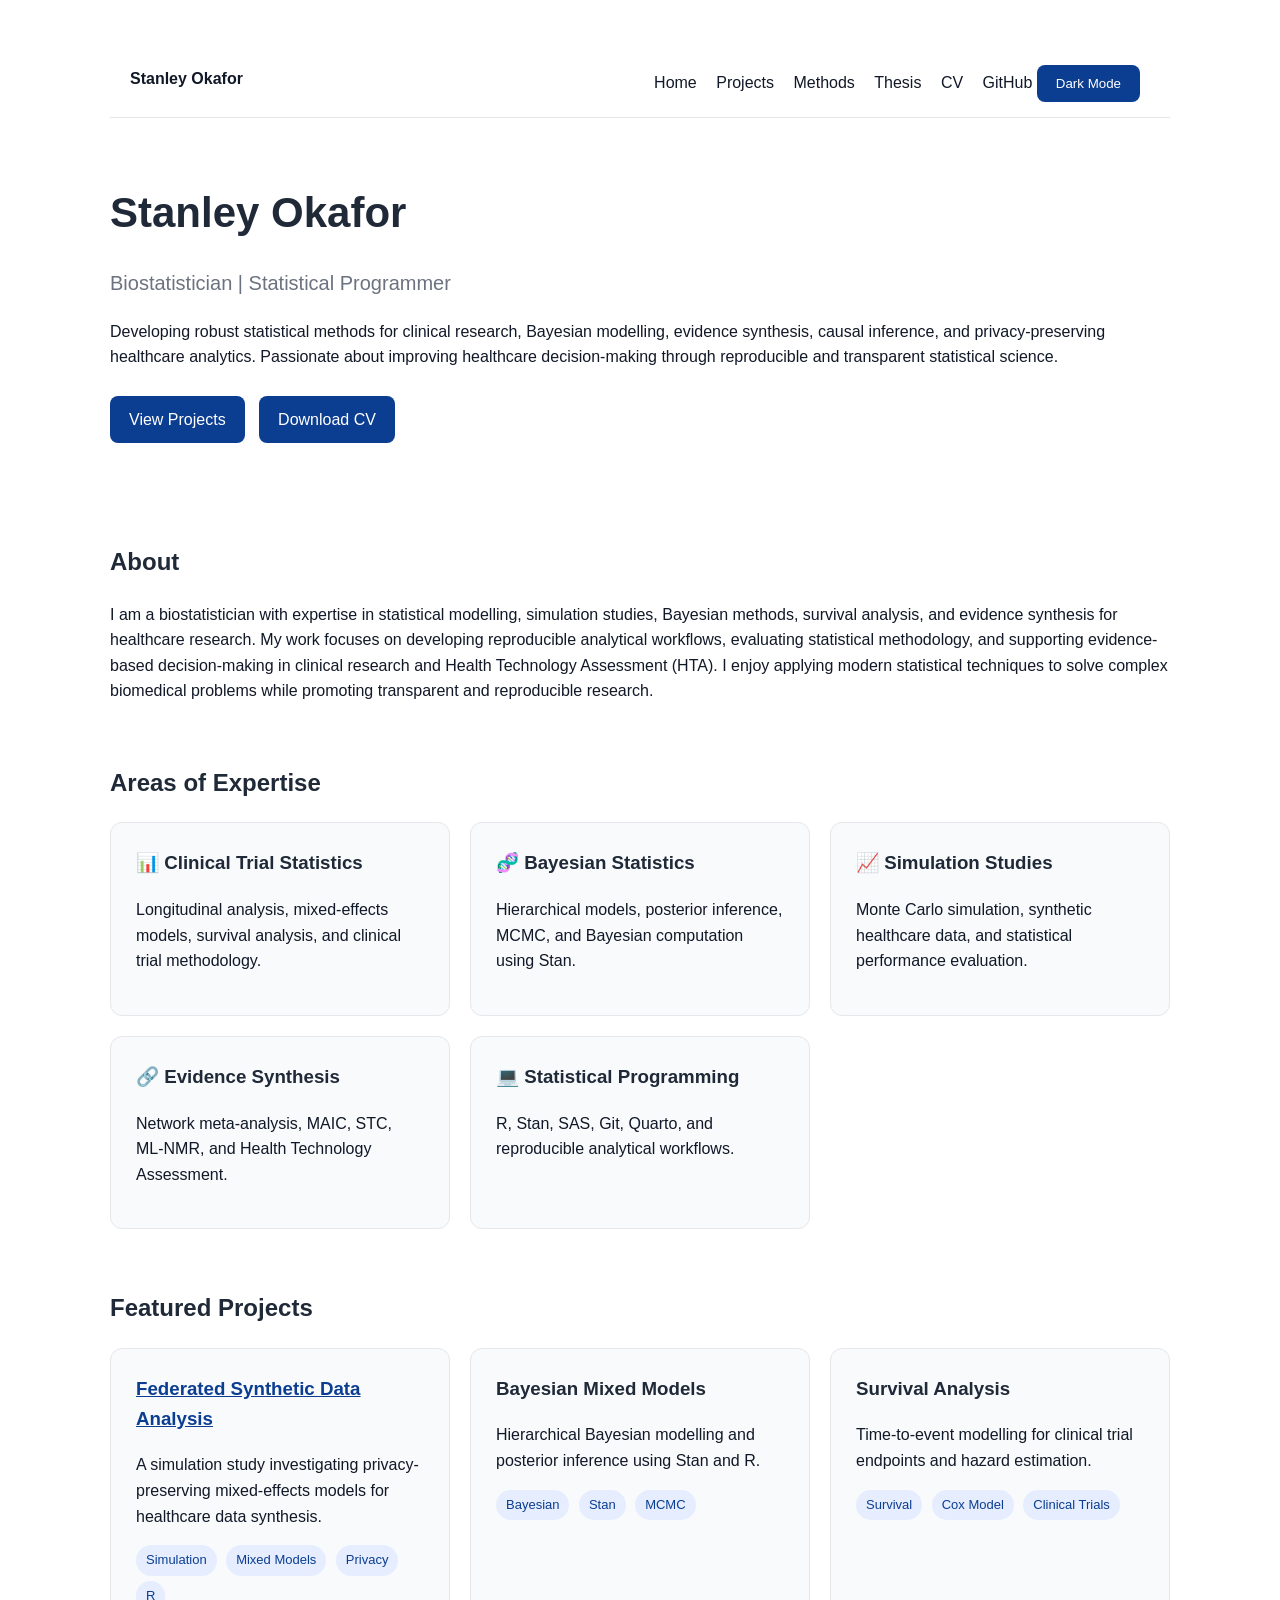
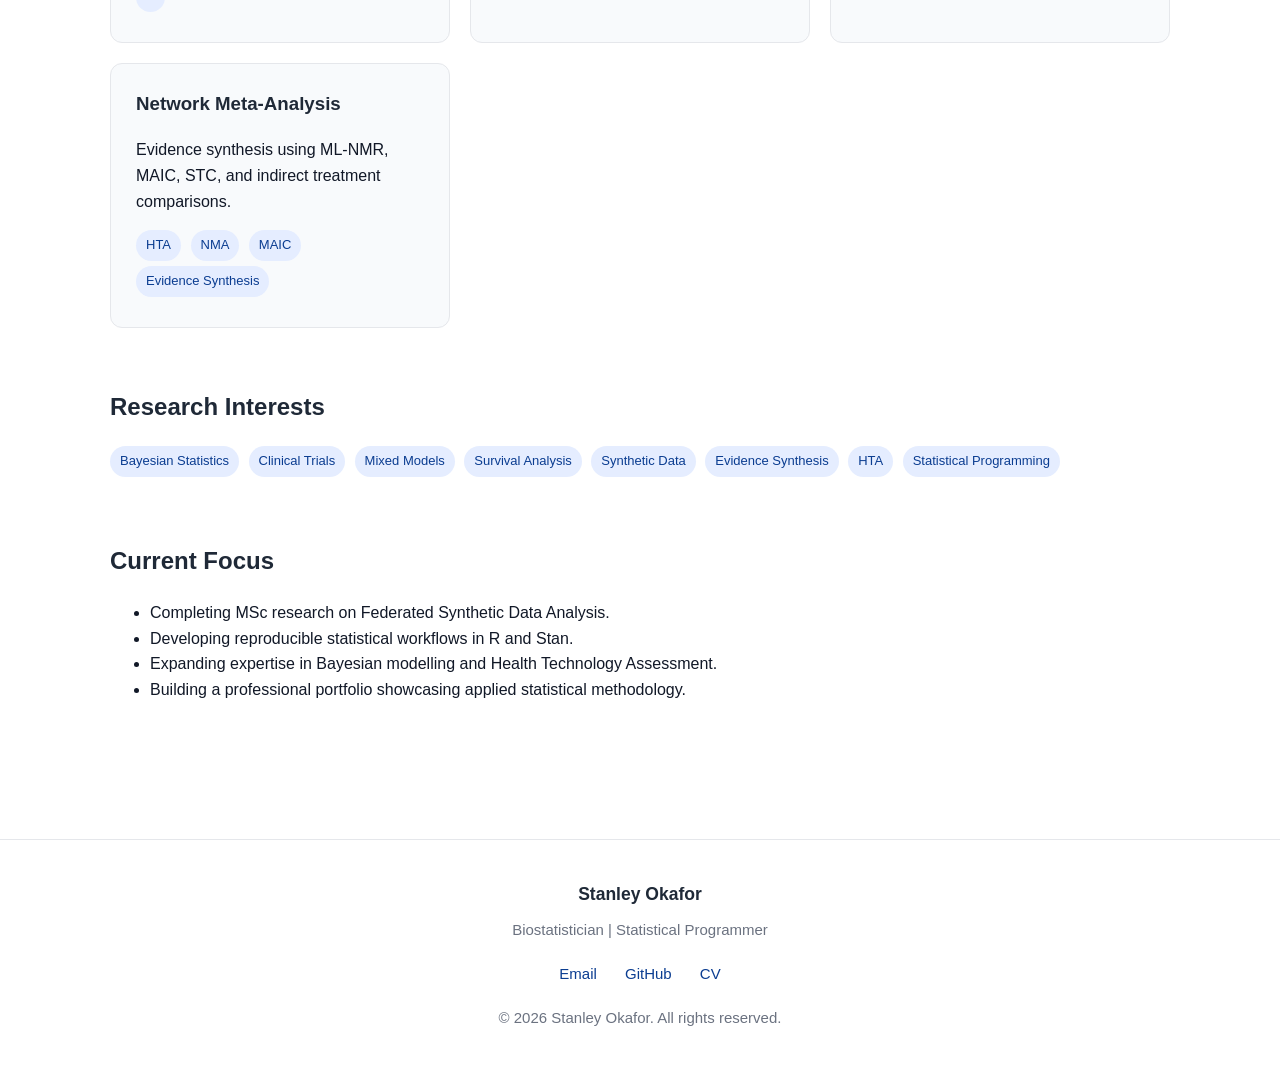
<file: index.html>
<!DOCTYPE html>
<html lang="en">
<head>
  <meta charset="UTF-8">
  <meta name="viewport" content="width=device-width, initial-scale=1.0">

  <title>Stanley Okafor | Biostatistics Portfolio</title>

  <meta
    name="description"
    content="Stanley Okafor's biostatistics portfolio showcasing statistical programming, Bayesian modelling, clinical research, simulation studies, and evidence synthesis."
  >
  <meta name="author" content="Stanley Okafor">

  <link rel="stylesheet" href="assets/css/style.css">
</head>

<body>

  <div class="container">

    <!-- NAVBAR -->
    <div class="navbar">
      <div>
        <strong>Stanley Okafor</strong>
      </div>

      <div>
        <a href="index.html">Home</a>
        <a href="pages/projects.html">Projects</a>
        <a href="pages/skills.html">Methods</a>
        <a href="projects/master-thesis/index.html">Thesis</a>
        <a href="pages/cv.html">CV</a>

        <a
          href="https://github.com/stanificent"
          target="_blank"
          rel="noopener noreferrer"
        >GitHub</a>

        <button
          type="button"
          onclick="toggleDarkMode()"
          class="button"
          aria-label="Toggle dark mode"
        >
          Dark Mode
        </button>
      </div>
    </div>

    <!-- HERO -->
    <div class="hero">
      <h1>Stanley Okafor</h1>

      <div class="subtitle">
        Biostatistician | Statistical Programmer
      </div>

      <p>
        Developing robust statistical methods for clinical research,
        Bayesian modelling, evidence synthesis, causal inference, and
        privacy-preserving healthcare analytics. Passionate about improving
        healthcare decision-making through reproducible and transparent
        statistical science.
      </p>

      <a class="button" href="pages/projects.html">
        View Projects
      </a>

      <a
        class="button"
        href="assets/documents/Stanley_Okafor_CV.pdf"
      >
        Download CV
      </a>
    </div>

    <!-- ABOUT -->
    <div class="section">
      <h2>About</h2>

      <p>
        I am a biostatistician with expertise in statistical modelling,
        simulation studies, Bayesian methods, survival analysis, and evidence
        synthesis for healthcare research. My work focuses on developing
        reproducible analytical workflows, evaluating statistical methodology,
        and supporting evidence-based decision-making in clinical research
        and Health Technology Assessment (HTA). I enjoy applying modern
        statistical techniques to solve complex biomedical problems while
        promoting transparent and reproducible research.
      </p>
    </div>

    <!-- AREAS OF EXPERTISE -->
    <div class="section">
      <h2>Areas of Expertise</h2>

      <div class="projects-grid">

        <div class="project-card">
          <h3>📊 Clinical Trial Statistics</h3>
          <p>
            Longitudinal analysis, mixed-effects models, survival analysis,
            and clinical trial methodology.
          </p>
        </div>

        <div class="project-card">
          <h3>🧬 Bayesian Statistics</h3>
          <p>
            Hierarchical models, posterior inference, MCMC, and Bayesian
            computation using Stan.
          </p>
        </div>

        <div class="project-card">
          <h3>📈 Simulation Studies</h3>
          <p>
            Monte Carlo simulation, synthetic healthcare data, and
            statistical performance evaluation.
          </p>
        </div>

        <div class="project-card">
          <h3>🔗 Evidence Synthesis</h3>
          <p>
            Network meta-analysis, MAIC, STC, ML-NMR, and Health Technology
            Assessment.
          </p>
        </div>

        <div class="project-card">
          <h3>💻 Statistical Programming</h3>
          <p>
            R, Stan, SAS, Git, Quarto, and reproducible analytical workflows.
          </p>
        </div>

      </div>
    </div>

    <!-- FEATURED PROJECTS -->
    <div class="section">
      <h2>Featured Projects</h2>

      <div class="projects-grid">

        <!-- PROJECT 1 -->
        <div class="project-card">
          <h3>
            <a href="projects/master-thesis/index.html">
              Federated Synthetic Data Analysis
            </a>
          </h3>

          <p>
            A simulation study investigating privacy-preserving mixed-effects
            models for healthcare data synthesis.
          </p>

          <div class="tags">
            <span class="tag">Simulation</span>
            <span class="tag">Mixed Models</span>
            <span class="tag">Privacy</span>
            <span class="tag">R</span>
          </div>
        </div>

        <!-- PROJECT 2 -->
        <div class="project-card">
          <h3>Bayesian Mixed Models</h3>

          <p>
            Hierarchical Bayesian modelling and posterior inference using
            Stan and R.
          </p>

          <div class="tags">
            <span class="tag">Bayesian</span>
            <span class="tag">Stan</span>
            <span class="tag">MCMC</span>
          </div>
        </div>

        <!-- PROJECT 3 -->
        <div class="project-card">
          <h3>Survival Analysis</h3>

          <p>
            Time-to-event modelling for clinical trial endpoints and
            hazard estimation.
          </p>

          <div class="tags">
            <span class="tag">Survival</span>
            <span class="tag">Cox Model</span>
            <span class="tag">Clinical Trials</span>
          </div>
        </div>

        <!-- PROJECT 4 -->
        <div class="project-card">
          <h3>Network Meta-Analysis</h3>

          <p>
            Evidence synthesis using ML-NMR, MAIC, STC, and indirect
            treatment comparisons.
          </p>

          <div class="tags">
            <span class="tag">HTA</span>
            <span class="tag">NMA</span>
            <span class="tag">MAIC</span>
            <span class="tag">Evidence Synthesis</span>
          </div>
        </div>

      </div>
    </div>

    <!-- RESEARCH INTERESTS -->
    <div class="section">
      <h2>Research Interests</h2>

      <div class="tags">
        <span class="tag">Bayesian Statistics</span>
        <span class="tag">Clinical Trials</span>
        <span class="tag">Mixed Models</span>
        <span class="tag">Survival Analysis</span>
        <span class="tag">Synthetic Data</span>
        <span class="tag">Evidence Synthesis</span>
        <span class="tag">HTA</span>
        <span class="tag">Statistical Programming</span>
      </div>
    </div>

    <!-- CURRENT FOCUS -->
    <div class="section">
      <h2>Current Focus</h2>

      <ul>
        <li>
          Completing MSc research on Federated Synthetic Data Analysis.
        </li>
        <li>
          Developing reproducible statistical workflows in R and Stan.
        </li>
        <li>
          Expanding expertise in Bayesian modelling and Health Technology
          Assessment.
        </li>
        <li>
          Building a professional portfolio showcasing applied statistical
          methodology.
        </li>
      </ul>
    </div>

  </div>
  <!-- END MAIN CONTAINER -->

  <!-- FOOTER -->
  <footer>
    <h3>Stanley Okafor</h3>

    <p>
      Biostatistician | Statistical Programmer
    </p>

    <div class="footer-links">
      <a href="mailto:okafor.stanley.so@gmail.com">Email</a>

      <a
        href="https://github.com/stanificent"
        target="_blank"
        rel="noopener noreferrer"
      >GitHub</a>

      <a href="pages/cv.html">CV</a>
    </div>

    <p>
      © 2026 Stanley Okafor. All rights reserved.
    </p>
  </footer>

  <!-- DARK MODE SCRIPT -->
  <script>
    function toggleDarkMode() {
      document.body.classList.toggle("dark-mode");
    }
  </script>

</body>
</html>
</file>
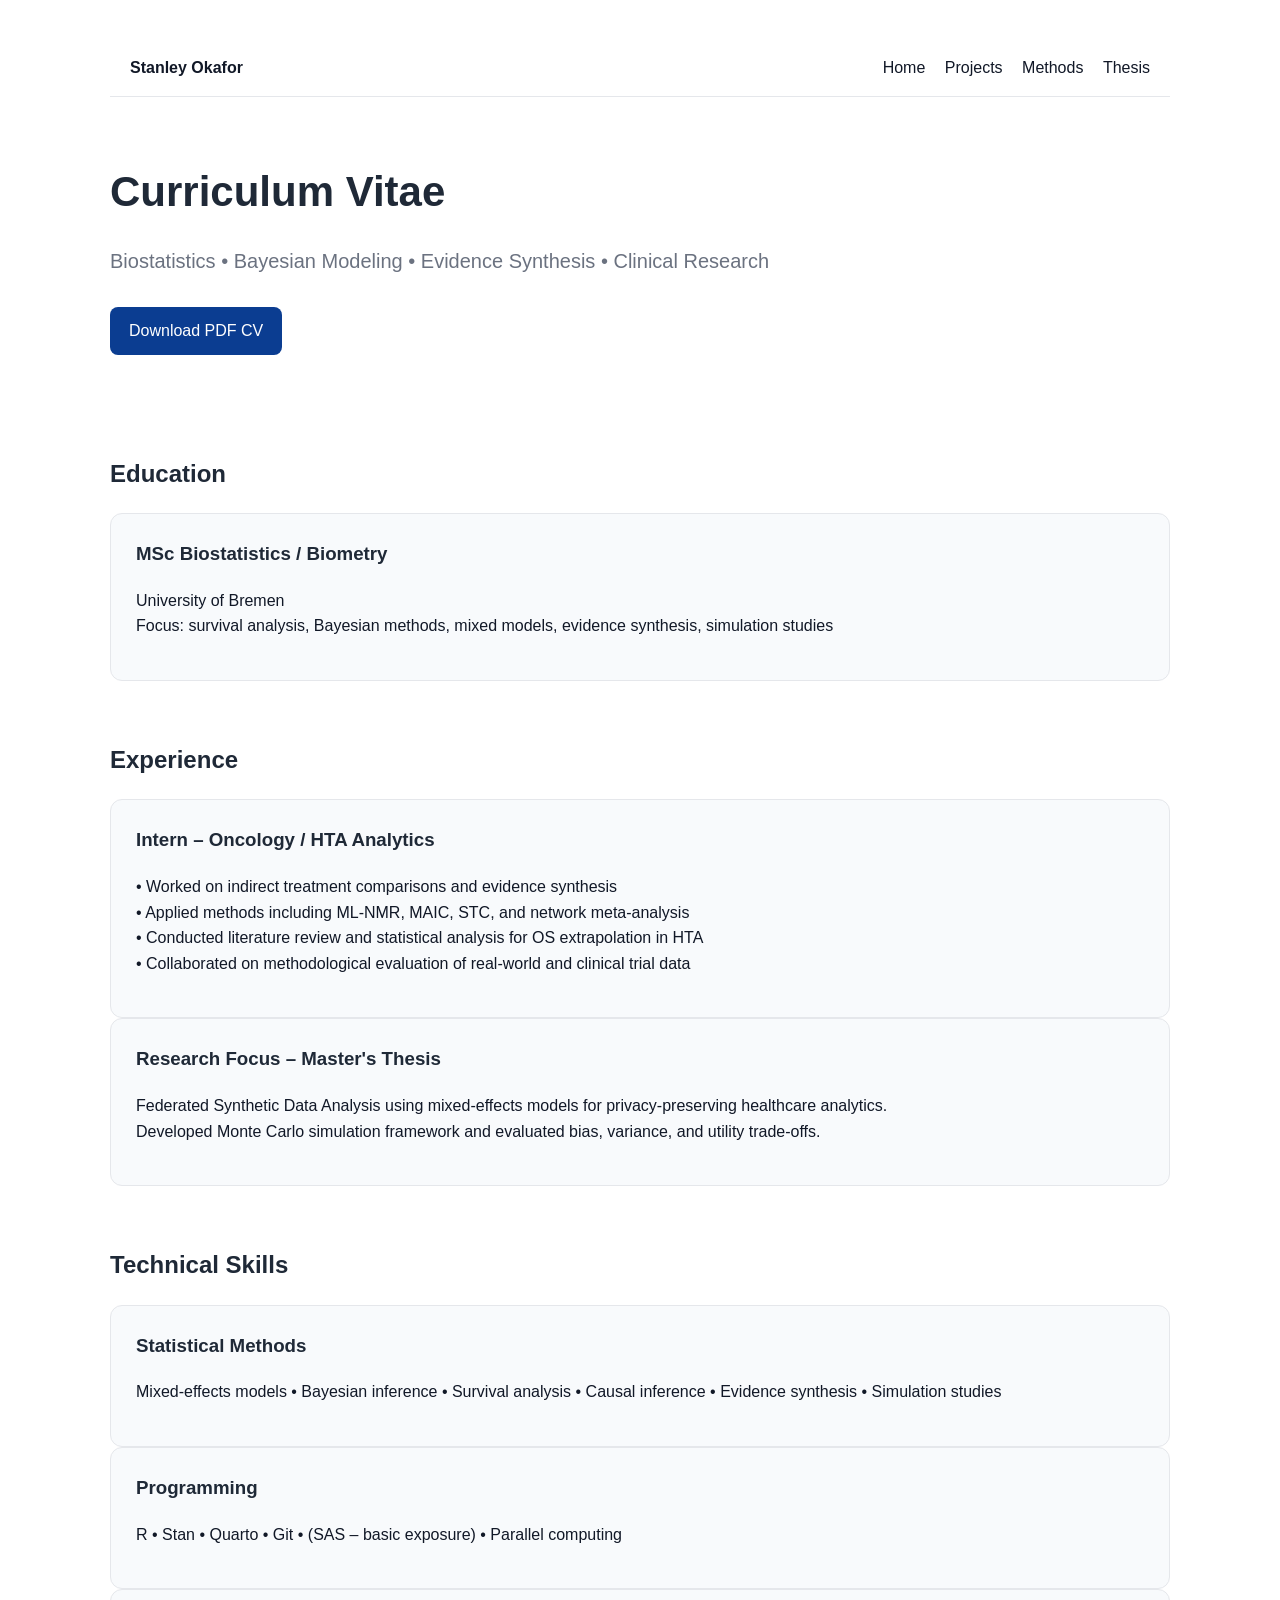
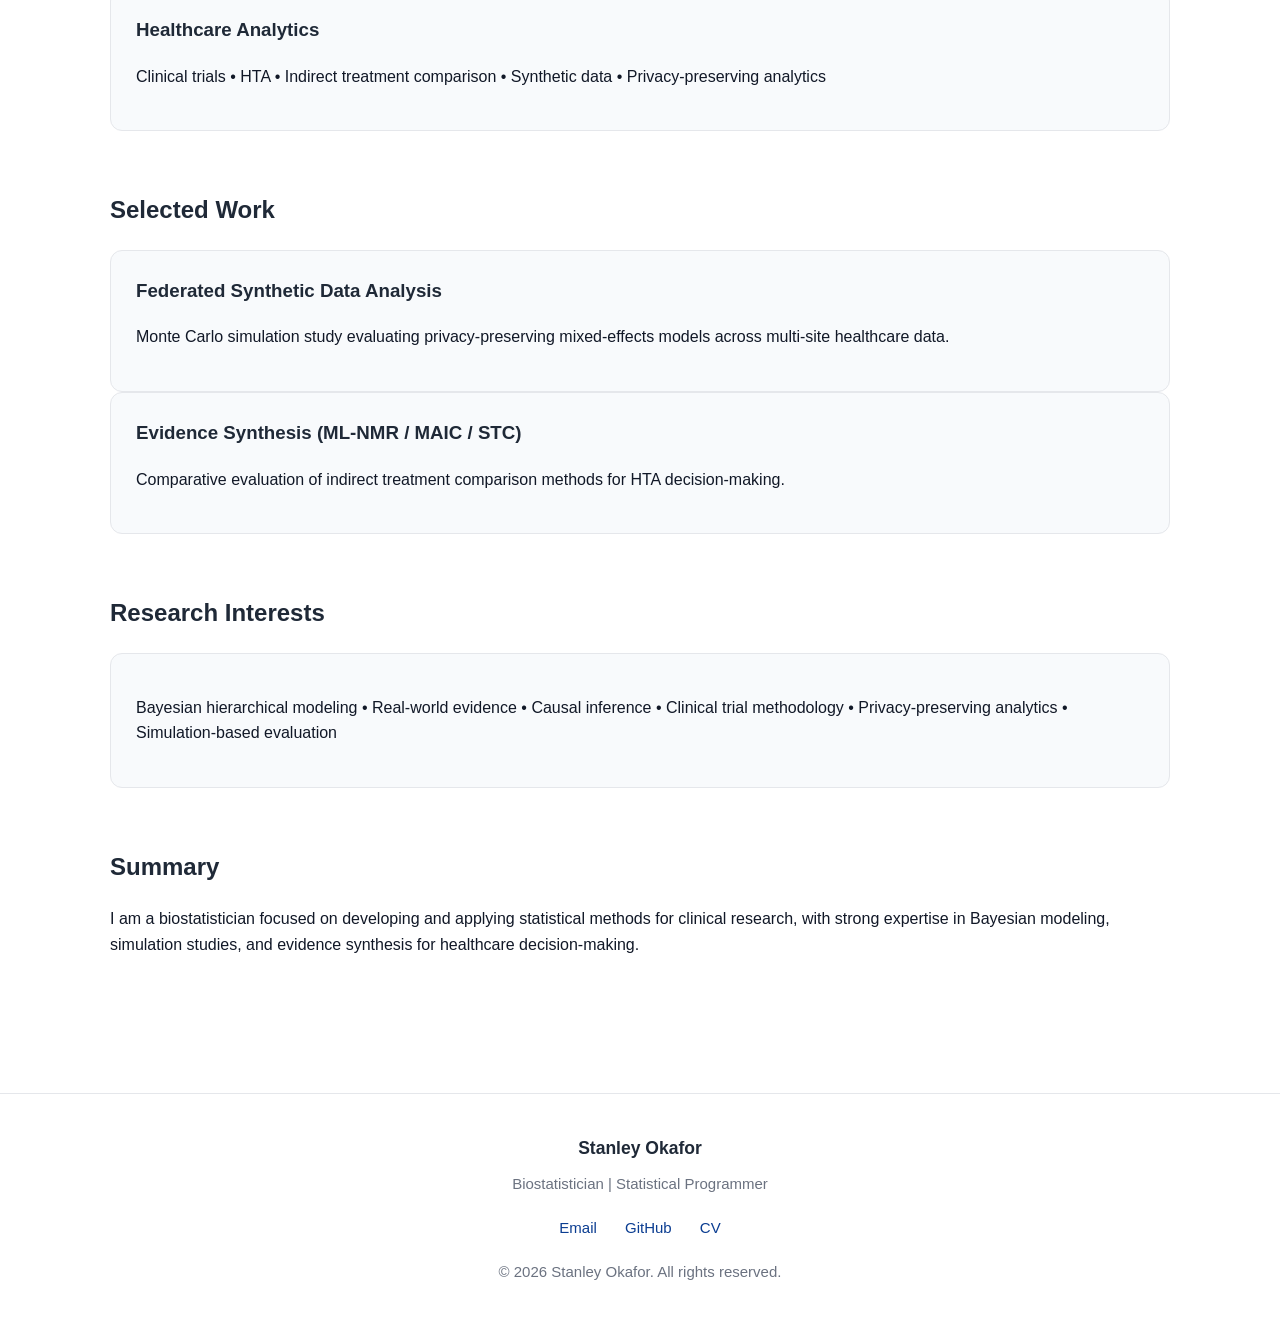
<file: pages/cv.html>
<!DOCTYPE html>
<html lang="en">
<head>
  <meta charset="UTF-8">
  <title>CV | Stanley Okafor</title>
  <meta name="viewport" content="width=device-width, initial-scale=1.0">
  <link rel="stylesheet" href="../assets/css/style.css">
</head>

<body>

<div class="container">

  <!-- NAV -->
  <div class="navbar">
    <div><strong>Stanley Okafor</strong></div>
    <div>
      <a href="../index.html">Home</a>
      <a href="../pages/projects.html">Projects</a>
      <a href="../pages/skills.html">Methods</a>
      <a href="../projects/master-thesis/index.html">Thesis</a>
    </div>
  </div>

  <!-- HERO -->
  <div class="hero">
    <h1>Curriculum Vitae</h1>
    <div class="subtitle">
      Biostatistics • Bayesian Modeling • Evidence Synthesis • Clinical Research
    </div>

    <a class="button" href="../assets/documents/Stanley_Okafor_CV.pdf">Download PDF CV</a>
  </div>

  <!-- EDUCATION -->
  <div class="section">
    <h2>Education</h2>

    <div class="card">
      <h3>MSc Biostatistics / Biometry</h3>
      <p>
        University of Bremen<br>
        Focus: survival analysis, Bayesian methods, mixed models, evidence synthesis, simulation studies
      </p>
    </div>
  </div>

  <!-- EXPERIENCE -->
  <div class="section">
    <h2>Experience</h2>

    <div class="card">
      <h3>Intern – Oncology / HTA Analytics</h3>
      <p>
        • Worked on indirect treatment comparisons and evidence synthesis<br>
        • Applied methods including ML-NMR, MAIC, STC, and network meta-analysis<br>
        • Conducted literature review and statistical analysis for OS extrapolation in HTA<br>
        • Collaborated on methodological evaluation of real-world and clinical trial data
      </p>
    </div>

    <div class="card">
      <h3>Research Focus – Master's Thesis</h3>
      <p>
        Federated Synthetic Data Analysis using mixed-effects models for privacy-preserving healthcare analytics.<br>
        Developed Monte Carlo simulation framework and evaluated bias, variance, and utility trade-offs.
      </p>
    </div>
  </div>

  <!-- TECHNICAL SKILLS -->
  <div class="section">
    <h2>Technical Skills</h2>

    <div class="card">
      <h3>Statistical Methods</h3>
      <p>
        Mixed-effects models • Bayesian inference • Survival analysis • Causal inference • Evidence synthesis • Simulation studies
      </p>
    </div>

    <div class="card">
      <h3>Programming</h3>
      <p>
        R • Stan • Quarto • Git • (SAS – basic exposure) • Parallel computing
      </p>
    </div>

    <div class="card">
      <h3>Healthcare Analytics</h3>
      <p>
        Clinical trials • HTA • Indirect treatment comparison • Synthetic data • Privacy-preserving analytics
      </p>
    </div>
  </div>

  <!-- PROJECT HIGHLIGHTS -->
  <div class="section">
    <h2>Selected Work</h2>

    <div class="card">
      <h3>Federated Synthetic Data Analysis</h3>
      <p>
        Monte Carlo simulation study evaluating privacy-preserving mixed-effects models across multi-site healthcare data.
      </p>
    </div>

    <div class="card">
      <h3>Evidence Synthesis (ML-NMR / MAIC / STC)</h3>
      <p>
        Comparative evaluation of indirect treatment comparison methods for HTA decision-making.
      </p>
    </div>
  </div>

  <!-- RESEARCH INTERESTS -->
  <div class="section">
    <h2>Research Interests</h2>
    <div class="card">
      <p>
        Bayesian hierarchical modeling • Real-world evidence • Causal inference • Clinical trial methodology • Privacy-preserving analytics • Simulation-based evaluation
      </p>
    </div>
  </div>

  <!-- SUMMARY -->
  <div class="section">
    <h2>Summary</h2>
    <p>
      I am a biostatistician focused on developing and applying statistical methods for clinical research,
      with strong expertise in Bayesian modeling, simulation studies, and evidence synthesis for healthcare decision-making.
    </p>
  </div>

</div>
<footer>

  <h3>Stanley Okafor</h3>

  <p>
    Biostatistician | Statistical Programmer
  </p>

  <div class="footer-links">
    <a href="mailto:okafor.stanley.so@gmail.com">Email</a>
    <a href="https://github.com/stanificent" target="_blank">GitHub</a>
    <a href="../pages/cv.html">CV</a>
  </div>

  <p>
    © 2026 Stanley Okafor. All rights reserved.
  </p>

</footer>
</body>
</html>
</file>
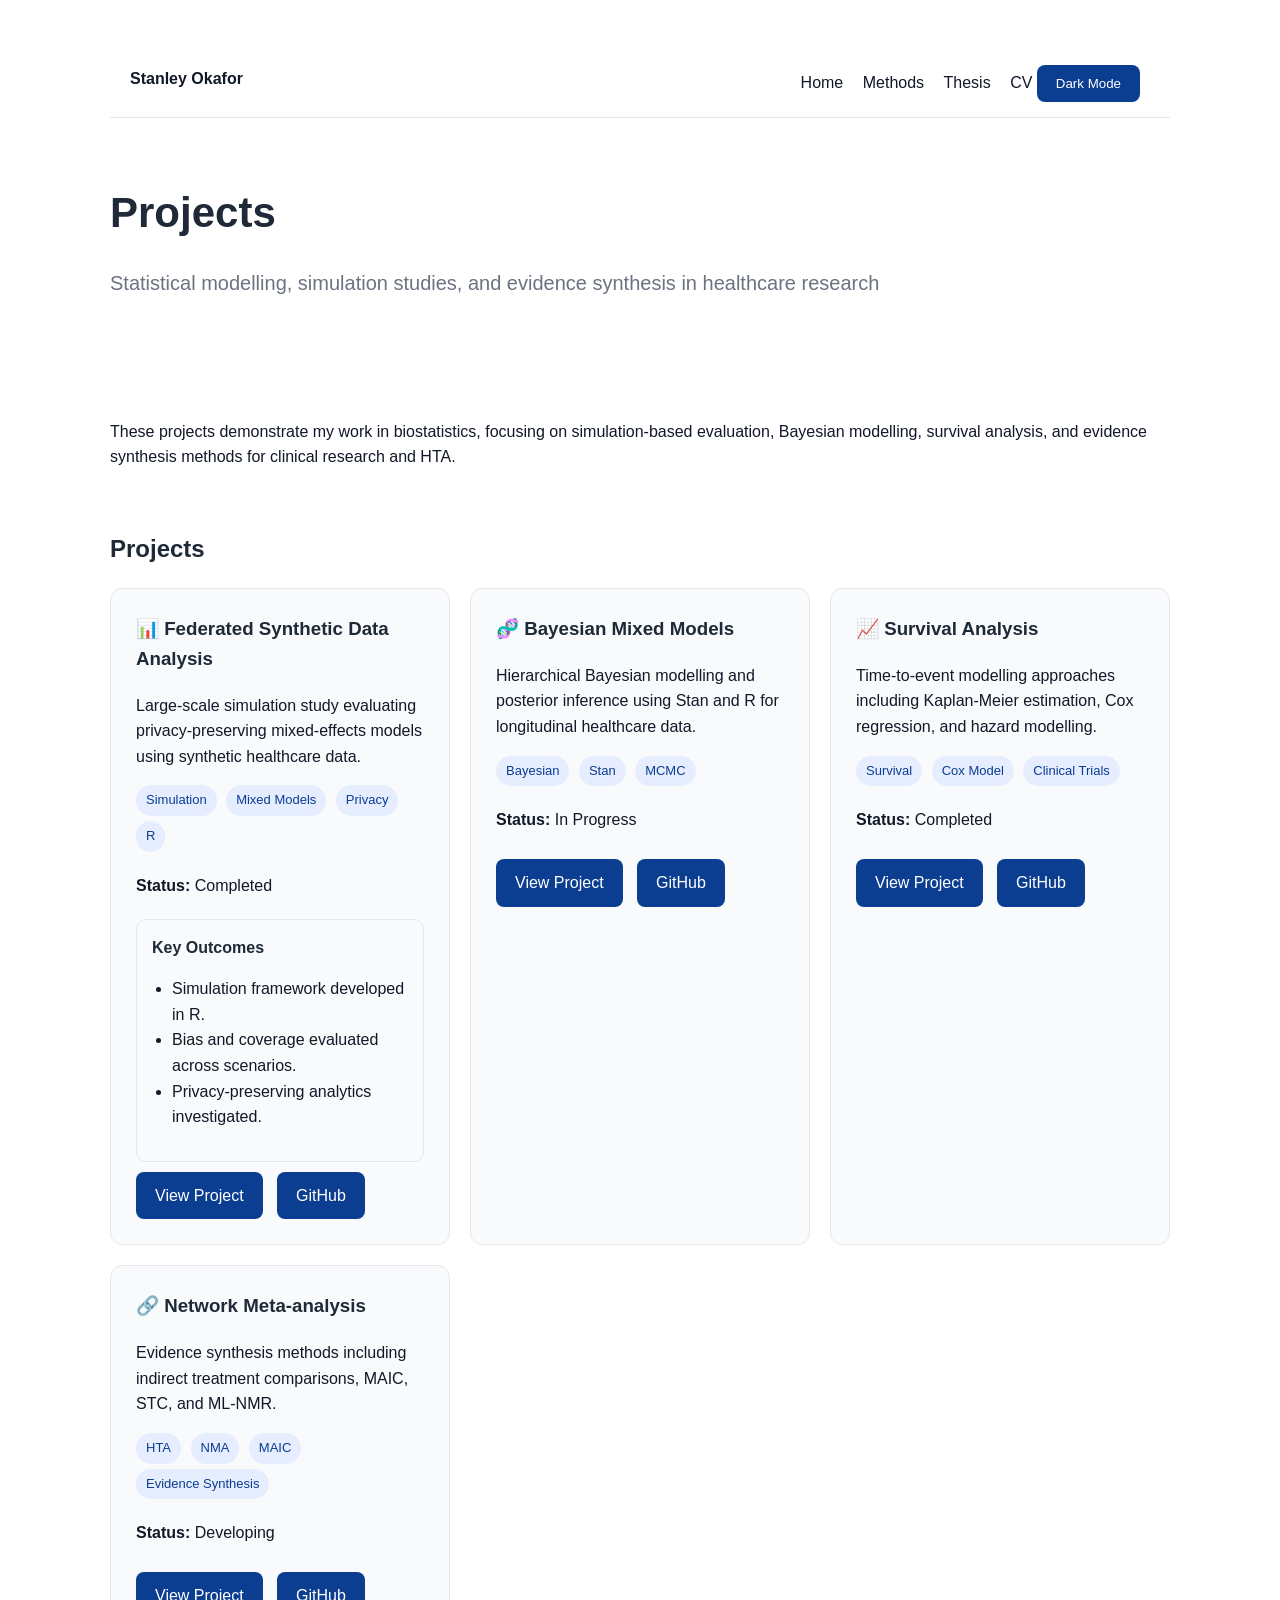
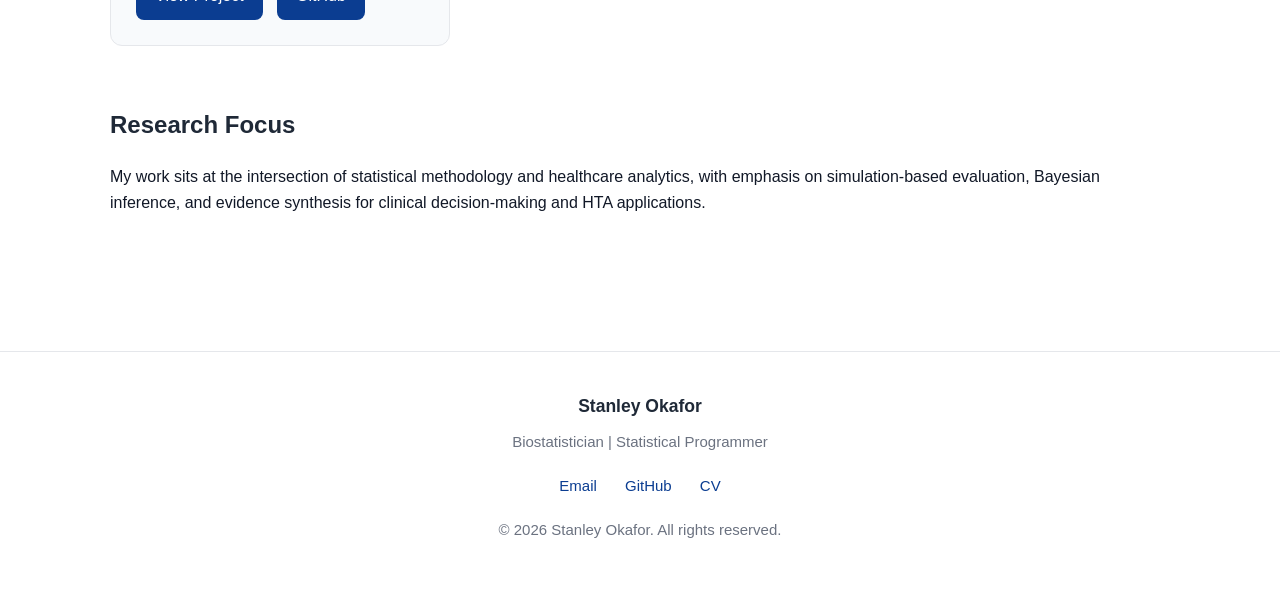
<file: pages/projects.html>
<!DOCTYPE html>
<html lang="en">
<head>
  <meta charset="UTF-8">
  <title>Projects | Stanley Okafor</title>
  <meta name="viewport" content="width=device-width, initial-scale=1.0">
  <link rel="stylesheet" href="../assets/css/style.css">
</head>

<body>

<div class="container">

  <!-- NAV -->
  <div class="navbar">
    <div><strong>Stanley Okafor</strong></div>
    <div>
      <a href="../index.html">Home</a>
      <a href="../pages/skills.html">Methods</a>
      <a href="../projects/master-thesis/index.html">Thesis</a>
      <a href="../assets/documents/Stanley_Okafor_CV.pdf">CV</a>
      <button onclick="toggleDarkMode()" class="button">Dark Mode</button>
    </div>
  </div>

  <!-- HERO -->
  <div class="hero">
    <h1>Projects</h1>
    <div class="subtitle">
      Statistical modelling, simulation studies, and evidence synthesis in healthcare research
    </div>
  </div>

  <!-- INTRO -->
  <div class="section">
    <p>
      These projects demonstrate my work in biostatistics, focusing on simulation-based evaluation,
      Bayesian modelling, survival analysis, and evidence synthesis methods for clinical research and HTA.
    </p>
  </div>

  <!-- FEATURED GRID -->
  <div class="section">

<h2>Projects</h2>

<div class="projects-grid">


<!-- PROJECT 1 -->
<div class="project-card">

<h3>
📊 Federated Synthetic Data Analysis
</h3>

<p>
Large-scale simulation study evaluating privacy-preserving mixed-effects models using synthetic healthcare data.
</p>


<div class="tags">

<span class="tag">Simulation</span>
<span class="tag">Mixed Models</span>
<span class="tag">Privacy</span>
<span class="tag">R</span>

</div>


<p>
<strong>Status:</strong> Completed
</p>

<div class="project-outcomes">

<h4>Key Outcomes</h4>

<ul>
<li>Simulation framework developed in R.</li>
<li>Bias and coverage evaluated across scenarios.</li>
<li>Privacy-preserving analytics investigated.</li>
</ul>

</div>


<a class="button" href="../projects/master-thesis/index.html">
View Project
</a>


<a class="button" href="https://github.com/stanificent" target="_blank">
GitHub
</a>


</div>



<!-- PROJECT 2 -->
<div class="project-card">

<h3>
🧬 Bayesian Mixed Models
</h3>


<p>
Hierarchical Bayesian modelling and posterior inference using Stan and R for longitudinal healthcare data.
</p>


<div class="tags">

<span class="tag">Bayesian</span>
<span class="tag">Stan</span>
<span class="tag">MCMC</span>

</div>


<p>
<strong>Status:</strong> In Progress
</p>


<a class="button" href="#">
View Project
</a>


<a class="button" href="https://github.com/stanificent" target="_blank">
GitHub
</a>


</div>



<!-- PROJECT 3 -->
<div class="project-card">

<h3>
📈 Survival Analysis
</h3>


<p>
Time-to-event modelling approaches including Kaplan-Meier estimation, Cox regression, and hazard modelling.
</p>


<div class="tags">

<span class="tag">Survival</span>
<span class="tag">Cox Model</span>
<span class="tag">Clinical Trials</span>

</div>


<p>
<strong>Status:</strong> Completed
</p>


<a class="button" href="#">
View Project
</a>


<a class="button" href="https://github.com/stanificent" target="_blank">
GitHub
</a>


</div>



<!-- PROJECT 4 -->
<div class="project-card">

<h3>
🔗 Network Meta-analysis
</h3>


<p>
Evidence synthesis methods including indirect treatment comparisons, MAIC, STC, and ML-NMR.
</p>


<div class="tags">

<span class="tag">HTA</span>
<span class="tag">NMA</span>
<span class="tag">MAIC</span>
<span class="tag">Evidence Synthesis</span>

</div>


<p>
<strong>Status:</strong> Developing
</p>


<a class="button" href="#">
View Project
</a>


<a class="button" href="https://github.com/stanificent" target="_blank">
GitHub
</a>


</div>



</div>

</div>
         
       
     

  <!-- SUMMARY -->
  <div class="section">
    <h2>Research Focus</h2>
    <p>
      My work sits at the intersection of statistical methodology and healthcare analytics,
      with emphasis on simulation-based evaluation, Bayesian inference, and evidence synthesis
      for clinical decision-making and HTA applications.
    </p>
  </div>

</div>
<footer>

  <h3>Stanley Okafor</h3>

  <p>
    Biostatistician | Statistical Programmer
  </p>

  <div class="footer-links">
    <a href="mailto:okafor.stanley.so@gmail.com">Email</a>
    <a href="https://github.com/stanificent" target="_blank">GitHub</a>
    <a href="../pages/cv.html">CV</a>
  </div>

  <p>
    © 2026 Stanley Okafor. All rights reserved.
  </p>

</footer>  
<script>
function toggleDarkMode() {
  document.body.classList.toggle("dark-mode");
}
</script>

</body>
</html>
</file>
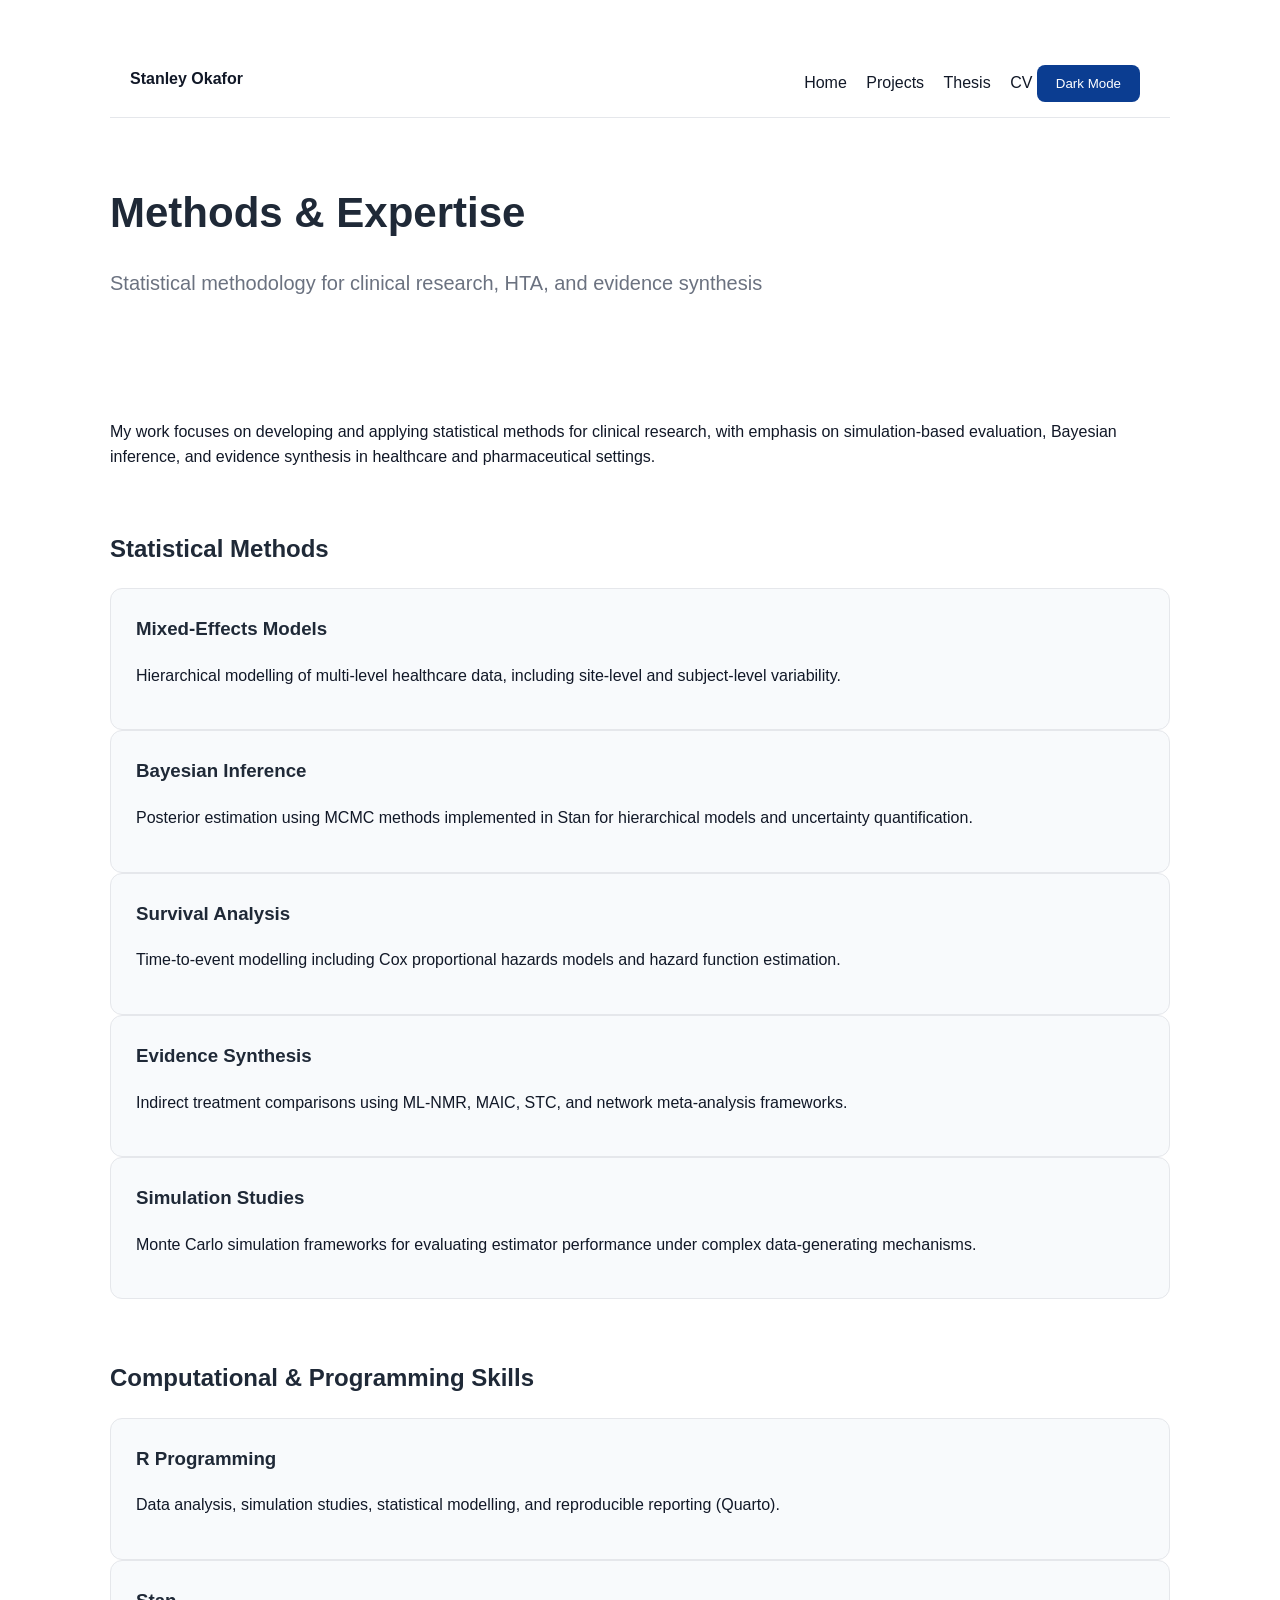
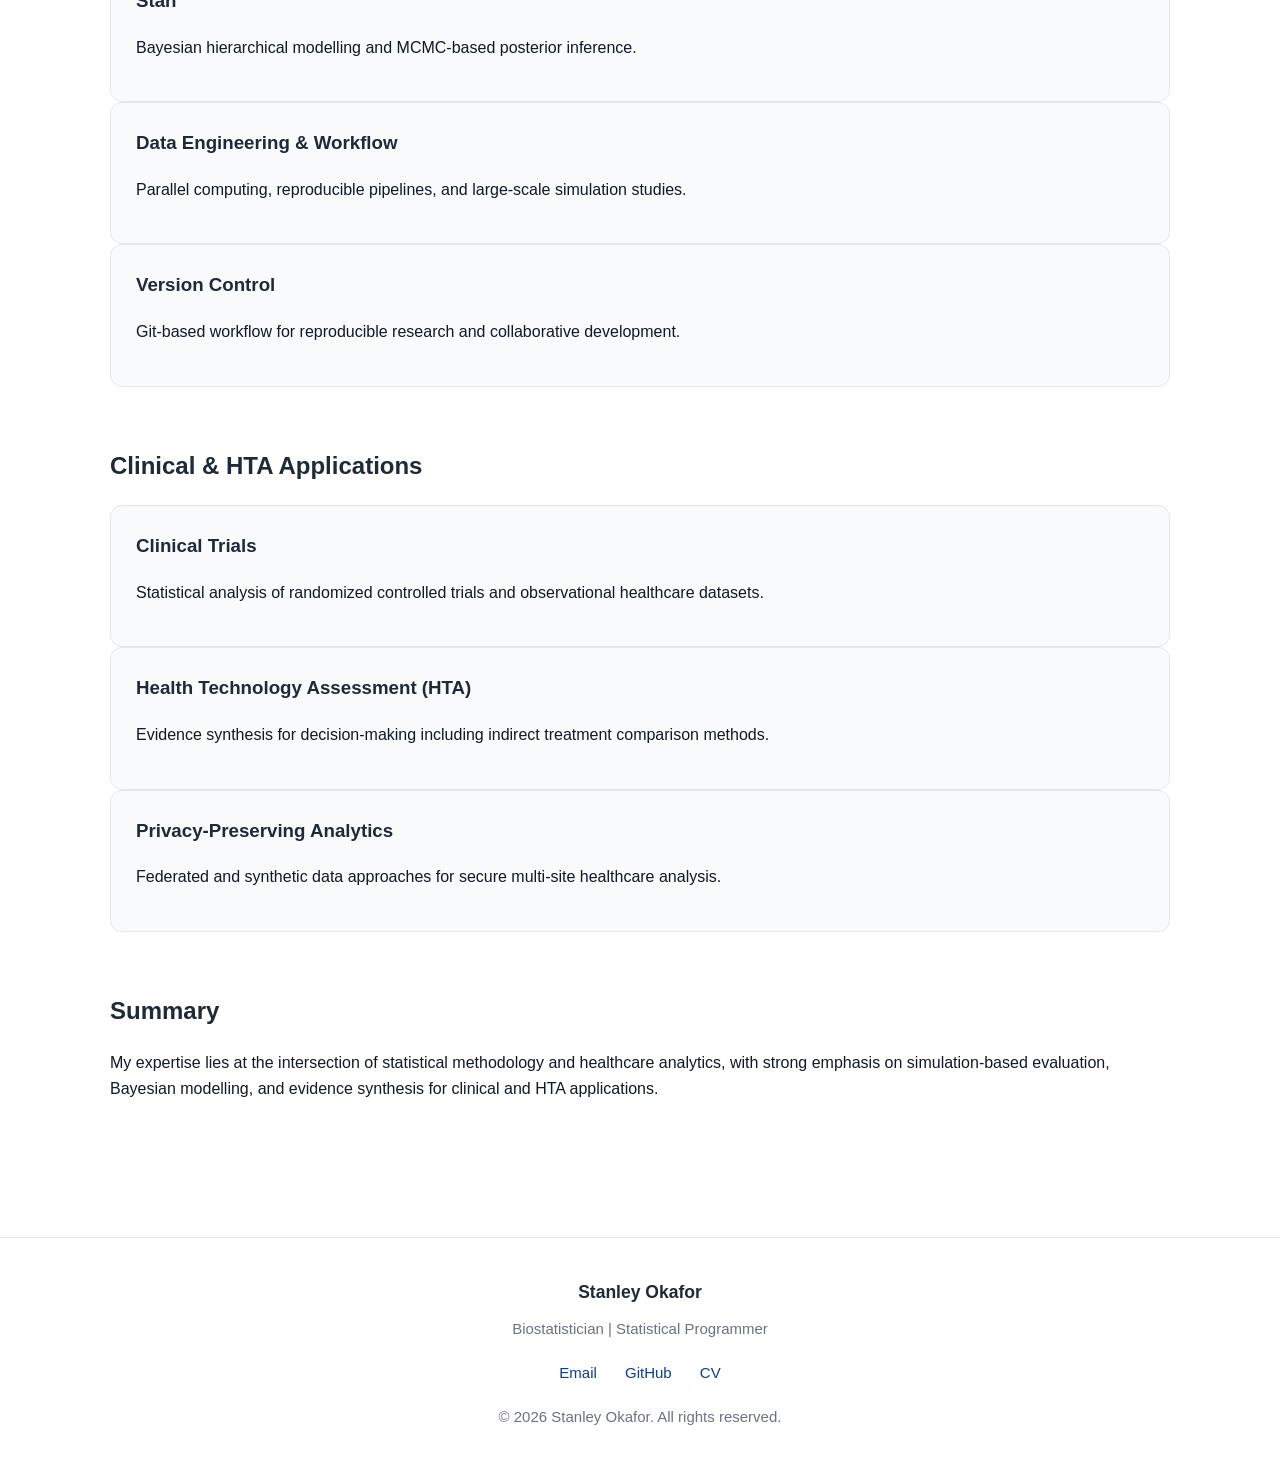
<file: pages/skills.html>
<!DOCTYPE html>
<html lang="en">
<head>
  <meta charset="UTF-8">
  <title>Methods & Expertise | Stanley Okafor</title>
  <meta name="viewport" content="width=device-width, initial-scale=1.0">
  <link rel="stylesheet" href="../assets/css/style.css">
</head>

<body>

<div class="container">

  <!-- NAV -->
  <div class="navbar">
    <div><strong>Stanley Okafor</strong></div>
    <div>
      <a href="../index.html">Home</a>
      <a href="../pages/projects.html">Projects</a>
      <a href="../projects/master-thesis/index.html">Thesis</a>
      <a href="../assets/documents/Stanley_Okafor_CV.pdf">CV</a>
      <button onclick="toggleDarkMode()" class="button">Dark Mode</button>
    </div>
  </div>

  <!-- HERO -->
  <div class="hero">
    <h1>Methods & Expertise</h1>
    <div class="subtitle">
      Statistical methodology for clinical research, HTA, and evidence synthesis
    </div>
  </div>

  <!-- INTRO -->
  <div class="section">
    <p>
      My work focuses on developing and applying statistical methods for clinical research,
      with emphasis on simulation-based evaluation, Bayesian inference, and evidence synthesis
      in healthcare and pharmaceutical settings.
    </p>
  </div>

  <!-- STATISTICAL METHODS -->
  <div class="section">
    <h2>Statistical Methods</h2>

    <div class="card">
      <h3>Mixed-Effects Models</h3>
      <p>
        Hierarchical modelling of multi-level healthcare data, including site-level and subject-level variability.
      </p>
    </div>

    <div class="card">
      <h3>Bayesian Inference</h3>
      <p>
        Posterior estimation using MCMC methods implemented in Stan for hierarchical models and uncertainty quantification.
      </p>
    </div>

    <div class="card">
      <h3>Survival Analysis</h3>
      <p>
        Time-to-event modelling including Cox proportional hazards models and hazard function estimation.
      </p>
    </div>

    <div class="card">
      <h3>Evidence Synthesis</h3>
      <p>
        Indirect treatment comparisons using ML-NMR, MAIC, STC, and network meta-analysis frameworks.
      </p>
    </div>

    <div class="card">
      <h3>Simulation Studies</h3>
      <p>
        Monte Carlo simulation frameworks for evaluating estimator performance under complex data-generating mechanisms.
      </p>
    </div>

  </div>

  <!-- COMPUTATIONAL SKILLS -->
  <div class="section">
    <h2>Computational & Programming Skills</h2>

    <div class="card">
      <h3>R Programming</h3>
      <p>
        Data analysis, simulation studies, statistical modelling, and reproducible reporting (Quarto).
      </p>
    </div>

    <div class="card">
      <h3>Stan</h3>
      <p>
        Bayesian hierarchical modelling and MCMC-based posterior inference.
      </p>
    </div>

    <div class="card">
      <h3>Data Engineering & Workflow</h3>
      <p>
        Parallel computing, reproducible pipelines, and large-scale simulation studies.
      </p>
    </div>

    <div class="card">
      <h3>Version Control</h3>
      <p>
        Git-based workflow for reproducible research and collaborative development.
      </p>
    </div>

  </div>

  <!-- HEALTHCARE / HTA -->
  <div class="section">
    <h2>Clinical & HTA Applications</h2>

    <div class="card">
      <h3>Clinical Trials</h3>
      <p>
        Statistical analysis of randomized controlled trials and observational healthcare datasets.
      </p>
    </div>

    <div class="card">
      <h3>Health Technology Assessment (HTA)</h3>
      <p>
        Evidence synthesis for decision-making including indirect treatment comparison methods.
      </p>
    </div>

    <div class="card">
      <h3>Privacy-Preserving Analytics</h3>
      <p>
        Federated and synthetic data approaches for secure multi-site healthcare analysis.
      </p>
    </div>

  </div>

  <!-- SUMMARY -->
  <div class="section">
    <h2>Summary</h2>
    <p>
      My expertise lies at the intersection of statistical methodology and healthcare analytics,
      with strong emphasis on simulation-based evaluation, Bayesian modelling, and evidence synthesis
      for clinical and HTA applications.
    </p>
  </div>

</div>
<footer>

  <h3>Stanley Okafor</h3>

  <p>
    Biostatistician | Statistical Programmer
  </p>

  <div class="footer-links">
    <a href="mailto:okafor.stanley.so@gmail.com">Email</a>
    <a href="https://github.com/stanificent" target="_blank">GitHub</a>
    <a href="../pages/cv.html">CV</a>
  </div>

  <p>
    © 2026 Stanley Okafor. All rights reserved.
  </p>

</footer>  
<script>
function toggleDarkMode() {
  document.body.classList.toggle("dark-mode");
}
</script>

</body>
</html>
</file>
<file: assets/css/style.css>
/* =====================================
   STANLEY OKAFOR BIOSTATISTICS PORTFOLIO
   Main Design System
===================================== */

/* ---------- LIGHT THEME ---------- */

:root {
  color-scheme: light;

  --primary: #0b3d91;
  --accent: #2563eb;
  --background: #ffffff;
  --surface: #f8fafc;
  --text: #111827;
  --heading: #1f2937;
  --muted: #6b7280;
  --border: #e5e7eb;
  --tag-background: #e5edff;
  --tag-text: #0b3d91;
  --navbar-background: #ffffff;
  --button-text: #ffffff;
  --radius: 12px;
}

/* ---------- DARK THEME ---------- */

body.dark-mode {
  color-scheme: dark;

  --primary: #2563eb;
  --accent: #60a5fa;
  --background: #0f172a;
  --surface: #1e293b;
  --text: #e5e7eb;
  --heading: #f8fafc;
  --muted: #cbd5e1;
  --border: #334155;
  --tag-background: #263b60;
  --tag-text: #bfdbfe;
  --navbar-background: #0f172a;
  --button-text: #ffffff;
}

/* ---------- GLOBAL ---------- */

* {
  box-sizing: border-box;
}

html {
  scroll-behavior: smooth;
}

body {
  margin: 0;
  font-family: Arial, Helvetica, sans-serif;
  background: var(--background);
  color: var(--text);
  line-height: 1.6;
  transition: background-color 0.2s ease, color 0.2s ease;
}

img {
  max-width: 100%;
  height: auto;
}

a {
  color: var(--primary);
}

a:hover {
  color: var(--accent);
}

body.dark-mode a {
  color: #93c5fd;
}

body.dark-mode a:hover {
  color: #bfdbfe;
}

/* ---------- CONTAINER ---------- */

.container {
  width: 100%;
  max-width: 1100px;
  margin: 0 auto;
  padding: 40px 20px;
}

/* ---------- TYPOGRAPHY ---------- */

h1,
h2,
h3,
h4,
h5,
h6 {
  color: var(--heading);
  margin-top: 0;
}

h1 {
  font-size: 42px;
  line-height: 1.2;
}

h2 {
  margin-bottom: 20px;
}

p,
li,
label,
figcaption {
  color: var(--text);
}

.subtitle {
  font-size: 20px;
  color: var(--muted);
  margin-bottom: 20px;
}

/* ---------- NAVBAR ---------- */

.navbar {
  display: flex;
  justify-content: space-between;
  align-items: center;
  flex-wrap: wrap;
  gap: 15px;
  padding: 15px 20px;
  border-bottom: 1px solid var(--border);
  position: sticky;
  top: 0;
  background: var(--navbar-background);
  color: var(--text);
  z-index: 100;
}

.navbar a {
  margin-left: 15px;
  text-decoration: none;
  color: var(--text);
  font-weight: 500;
}

.navbar a:hover {
  color: var(--accent);
}

/* ---------- HERO ---------- */

.hero {
  padding: 70px 0 40px;
}

/* ---------- SECTIONS ---------- */

.section {
  margin-top: 60px;
}

/* ---------- BUTTONS ---------- */

.button {
  display: inline-block;
  padding: 10px 18px;
  background: var(--primary);
  color: var(--button-text);
  border: 1px solid transparent;
  border-radius: 8px;
  text-decoration: none;
  margin-right: 10px;
  margin-top: 10px;
  cursor: pointer;
}

.button:hover,
body.dark-mode .button:hover {
  background: var(--accent);
  color: #ffffff;
}

/* Keep button text readable despite general link styles. */
a.button,
body.dark-mode a.button {
  color: var(--button-text);
}

/* ---------- PROJECT CARDS ---------- */

.projects-grid {
  display: grid;
  grid-template-columns: repeat(auto-fit, minmax(280px, 1fr));
  gap: 20px;
}

.project-card,
.card {
  background: var(--surface);
  color: var(--text);
  border: 1px solid var(--border);
  border-radius: var(--radius);
  padding: 25px;
  transition:
    background-color 0.2s ease,
    border-color 0.2s ease,
    transform 0.25s ease,
    box-shadow 0.25s ease;
}

.project-card:hover,
.card:hover {
  transform: translateY(-4px);
  box-shadow: 0 8px 20px rgba(0, 0, 0, 0.12);
}

.project-card p,
.card p,
.project-card li,
.card li {
  color: var(--text);
}

/* ---------- TAGS ---------- */

.tags {
  margin-top: 15px;
}

.tag {
  display: inline-block;
  background: var(--tag-background);
  color: var(--tag-text);
  padding: 5px 10px;
  border-radius: 20px;
  font-size: 13px;
  margin-right: 5px;
  margin-bottom: 5px;
}

body.dark-mode .tag {
  color: var(--tag-text);
}

/* ---------- IMAGES ---------- */

.project-image {
  display: block;
  width: 100%;
  border-radius: 12px;
  margin-bottom: 20px;
}

/* ---------- RESEARCH OUTCOMES ---------- */

.project-outcomes {
  margin-top: 20px;
  padding: 15px;
  background: var(--surface);
  color: var(--text);
  border: 1px solid var(--border);
  border-radius: 10px;
}

.project-outcomes h4 {
  margin-bottom: 10px;
  color: var(--heading);
}

.project-card ul {
  padding-left: 20px;
}

/* ---------- FOOTER ---------- */

footer {
  margin-top: 80px;
  padding: 40px 20px;
  border-top: 1px solid var(--border);
  background: var(--background);
  color: var(--muted);
  text-align: center;
  font-size: 15px;
}

footer h3 {
  margin-bottom: 10px;
  color: var(--heading);
}

footer p {
  margin: 8px 0;
  color: var(--muted);
}

.footer-links {
  margin: 20px 0;
}

.footer-links a {
  margin: 0 12px;
  text-decoration: none;
  color: var(--primary);
  font-weight: 500;
}

.footer-links a:hover {
  color: var(--accent);
}

body.dark-mode .footer-links a {
  color: #93c5fd;
}

body.dark-mode .footer-links a:hover {
  color: #bfdbfe;
}

/* ---------- MOBILE ---------- */

@media (max-width: 700px) {
  .navbar {
    flex-direction: column;
    gap: 12px;
  }

  .navbar a {
    margin-left: 8px;
  }

  h1 {
    font-size: 32px;
  }

  .container {
    padding: 28px 16px;
  }

  .hero {
    padding: 45px 0 30px;
  }

  .section {
    margin-top: 40px;
  }

  .project-card,
  .card {
    padding: 20px;
  }
}

/* ---------- REDUCED MOTION ---------- */

@media (prefers-reduced-motion: reduce) {
  html {
    scroll-behavior: auto;
  }

  *,
  *::before,
  *::after {
    transition-duration: 0.01ms !important;
  }
}


/* ---------- DARK MODE READABILITY FIX ---------- */

body.dark-mode {
  background-color: #0f172a !important;
  color: #f1f5f9 !important;
}

body.dark-mode h1,
body.dark-mode h2,
body.dark-mode h3,
body.dark-mode h4,
body.dark-mode h5,
body.dark-mode h6,
body.dark-mode p,
body.dark-mode li,
body.dark-mode label,
body.dark-mode figcaption,
body.dark-mode strong,
body.dark-mode em,
body.dark-mode .subtitle {
  color: #f1f5f9 !important;
}

body.dark-mode .container,
body.dark-mode .section,
body.dark-mode .hero {
  background-color: transparent;
}

body.dark-mode .navbar,
body.dark-mode footer {
  background-color: #0f172a !important;
  color: #f1f5f9 !important;
}

body.dark-mode .project-card,
body.dark-mode .card,
body.dark-mode .project-outcomes {
  background-color: #1e293b !important;
  color: #f1f5f9 !important;
  border-color: #475569 !important;
}

body.dark-mode .navbar a,
body.dark-mode .footer-links a {
  color: #bfdbfe !important;
}

body.dark-mode a.button,
body.dark-mode button.button {
  background-color: #2563eb !important;
  color: #ffffff !important;
}

body.dark-mode .tag {
  background-color: #263b60 !important;
  color: #dbeafe !important;
}

body.dark-mode pre,
body.dark-mode code {
  background-color: #1e293b;
  color: #f1f5f9;
}
</file>
